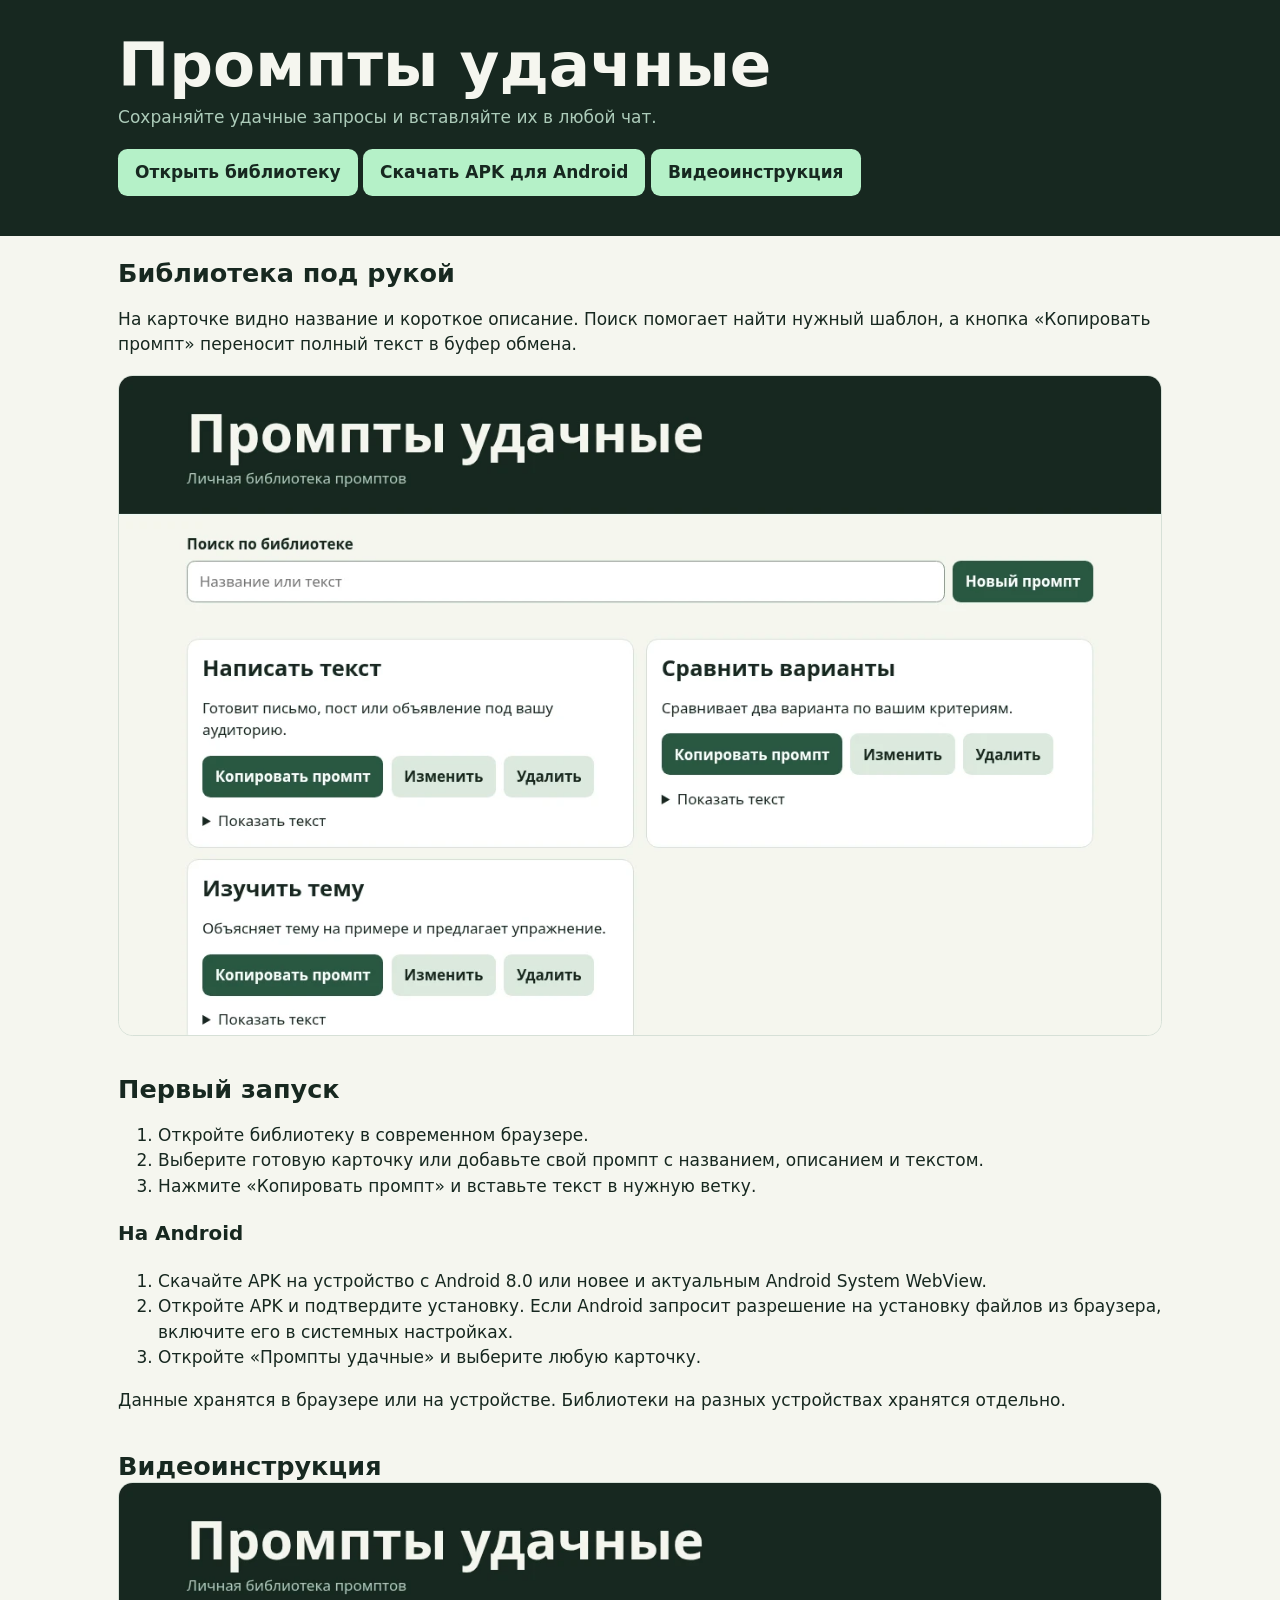
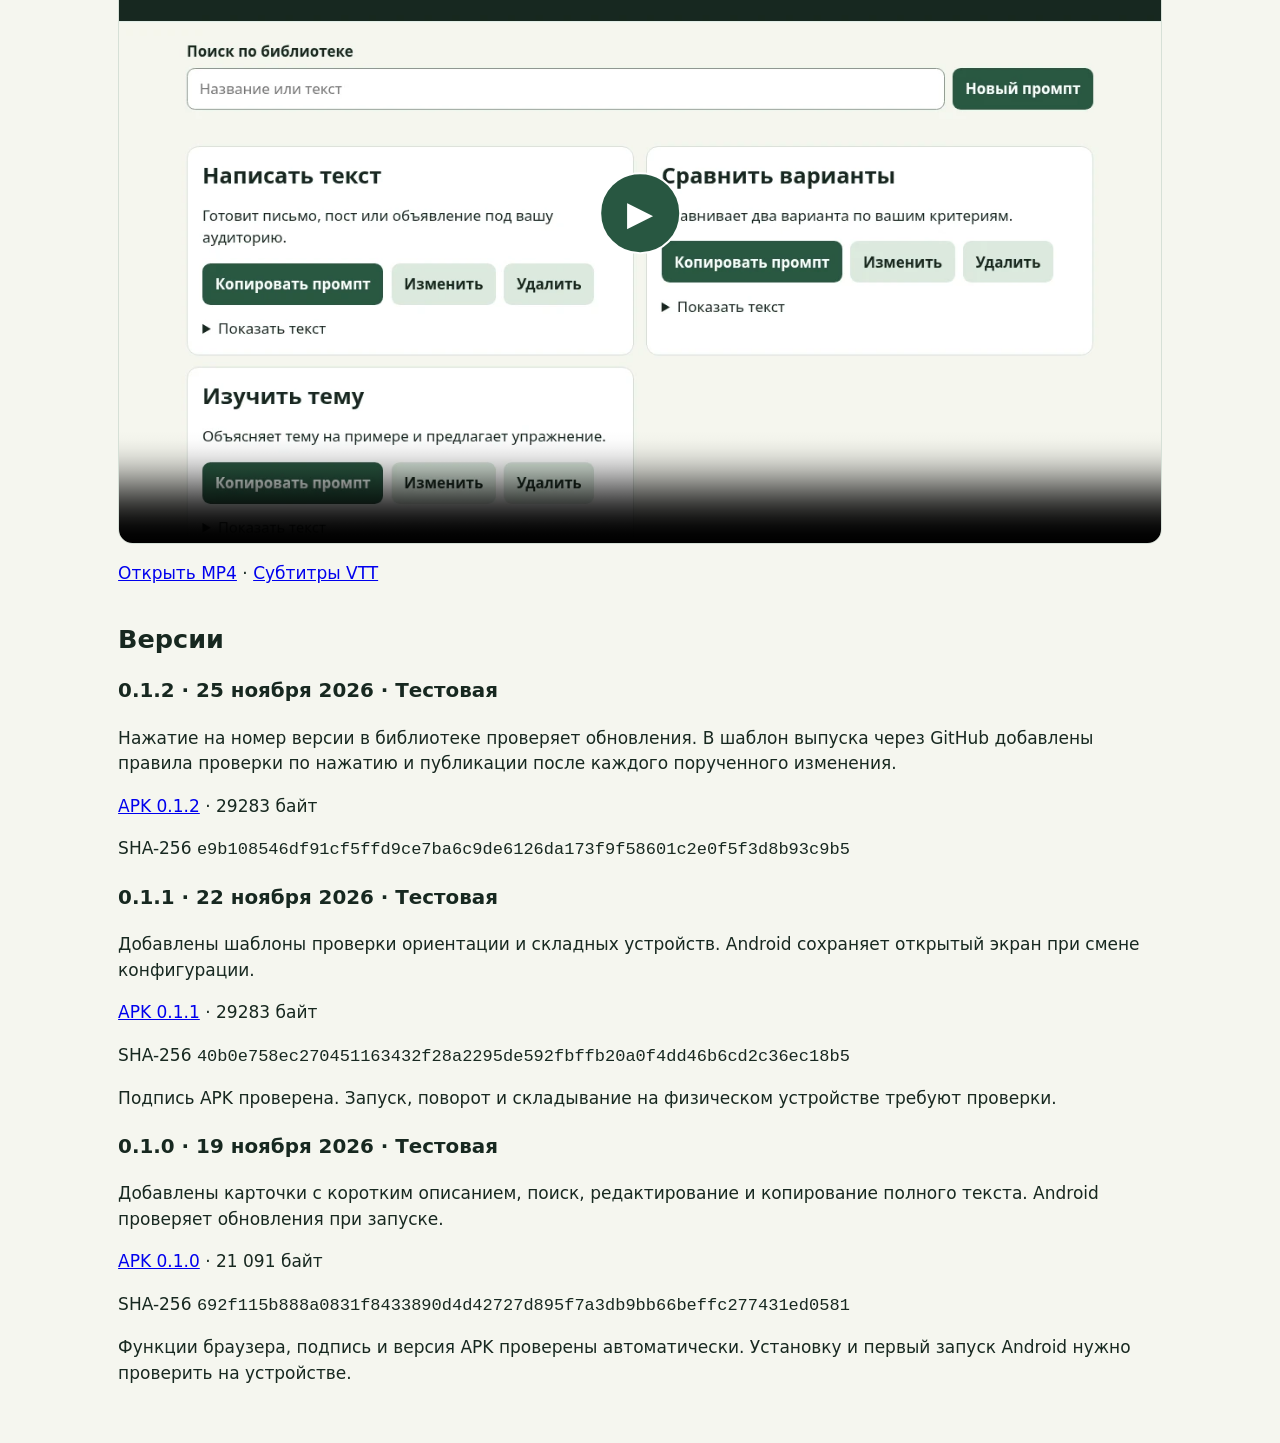
<file: index.html>
<!doctype html>
<html lang="ru">
<head>
<meta charset="utf-8">
<meta name="viewport" content="width=device-width, initial-scale=1">
<title>Промпты удачные</title>
<link rel="stylesheet" href="app/style.css">
<link rel="stylesheet" href="site.css">
<script src="site.js" defer></script>
</head>
<body>
<header><div class="wrap"><h1>Промпты удачные</h1><p>Сохраняйте удачные запросы и вставляйте их в любой чат.</p>
<a class="cta" href="app/">Открыть библиотеку</a>
<a class="cta" href="files/prompt-library-0.1.2.apk" download>Скачать APK для Android</a>
<a class="cta" id="instruction-link" href="#instruction">Видеоинструкция</a>
</div></header>
<main class="wrap">
<section><h2>Библиотека под рукой</h2>
<p>На карточке видно название и короткое описание. Поиск помогает найти нужный шаблон, а кнопка «Копировать промпт» переносит полный текст в буфер обмена.</p>
<img src="media/library.webp" alt="Скриншот библиотеки с карточками и кнопками копирования" width="1200" height="760">
</section>
<section><h2>Первый запуск</h2>
<ol><li>Откройте библиотеку в современном браузере.</li><li>Выберите готовую карточку или добавьте свой промпт с названием, описанием и текстом.</li><li>Нажмите «Копировать промпт» и вставьте текст в нужную ветку.</li></ol>
<h3>На Android</h3>
<ol><li>Скачайте APK на устройство с Android 8.0 или новее и актуальным Android System WebView.</li><li>Откройте APK и подтвердите установку. Если Android запросит разрешение на установку файлов из браузера, включите его в системных настройках.</li><li>Откройте «Промпты удачные» и выберите любую карточку.</li></ol>
<p>Данные хранятся в браузере или на устройстве. Библиотеки на разных устройствах хранятся отдельно.</p>
</section>
<section id="instruction"><h2>Видеоинструкция</h2>
<div class="player">
<video id="video" controls playsinline preload="none" poster="media/instruction-poster.webp">
<source src="media/instruction-v1.mp4" type="video/mp4">
<track kind="captions" src="media/instruction.vtt" srclang="ru" label="Русский">
</video>
<button id="play" type="button" aria-label="Воспроизвести видео">▶</button>
</div>
<p><a href="media/instruction-v1.mp4">Открыть MP4</a> · <a href="media/instruction.vtt">Субтитры VTT</a></p>
</section>
<section><h2>Версии</h2>
<h3>0.1.2 · 25 ноября 2026 · Тестовая</h3>
<p>Нажатие на номер версии в библиотеке проверяет обновления. В шаблон выпуска через GitHub добавлены правила проверки по нажатию и публикации после каждого порученного изменения.</p>
<p><a href="files/prompt-library-0.1.2.apk" download>APK 0.1.2</a> · 29283 байт</p>
<p class="checksum">SHA-256 <code>e9b108546df91cf5ffd9ce7ba6c9de6126da173f9f58601c2e0f5f3d8b93c9b5</code></p>
<h3>0.1.1 · 22 ноября 2026 · Тестовая</h3>
<p>Добавлены шаблоны проверки ориентации и складных устройств. Android сохраняет открытый экран при смене конфигурации.</p>
<p><a href="files/prompt-library-0.1.1.apk" download>APK 0.1.1</a> · 29283 байт</p>
<p class="checksum">SHA-256 <code>40b0e758ec270451163432f28a2295de592fbffb20a0f4dd46b6cd2c36ec18b5</code></p>
<p>Подпись APK проверена. Запуск, поворот и складывание на физическом устройстве требуют проверки.</p>
<h3>0.1.0 · 19 ноября 2026 · Тестовая</h3>
<p>Добавлены карточки с коротким описанием, поиск, редактирование и копирование полного текста. Android проверяет обновления при запуске.</p>
<p><a href="files/prompt-library-0.1.0.apk" download>APK 0.1.0</a> · 21 091 байт</p>
<p class="checksum">SHA-256 <code>692f115b888a0831f8433890d4d42727d895f7a3db9bb66beffc277431ed0581</code></p>
<p>Функции браузера, подпись и версия APK проверены автоматически. Установку и первый запуск Android нужно проверить на устройстве.</p>
</section>
</main>
</body>
</html>
</file>
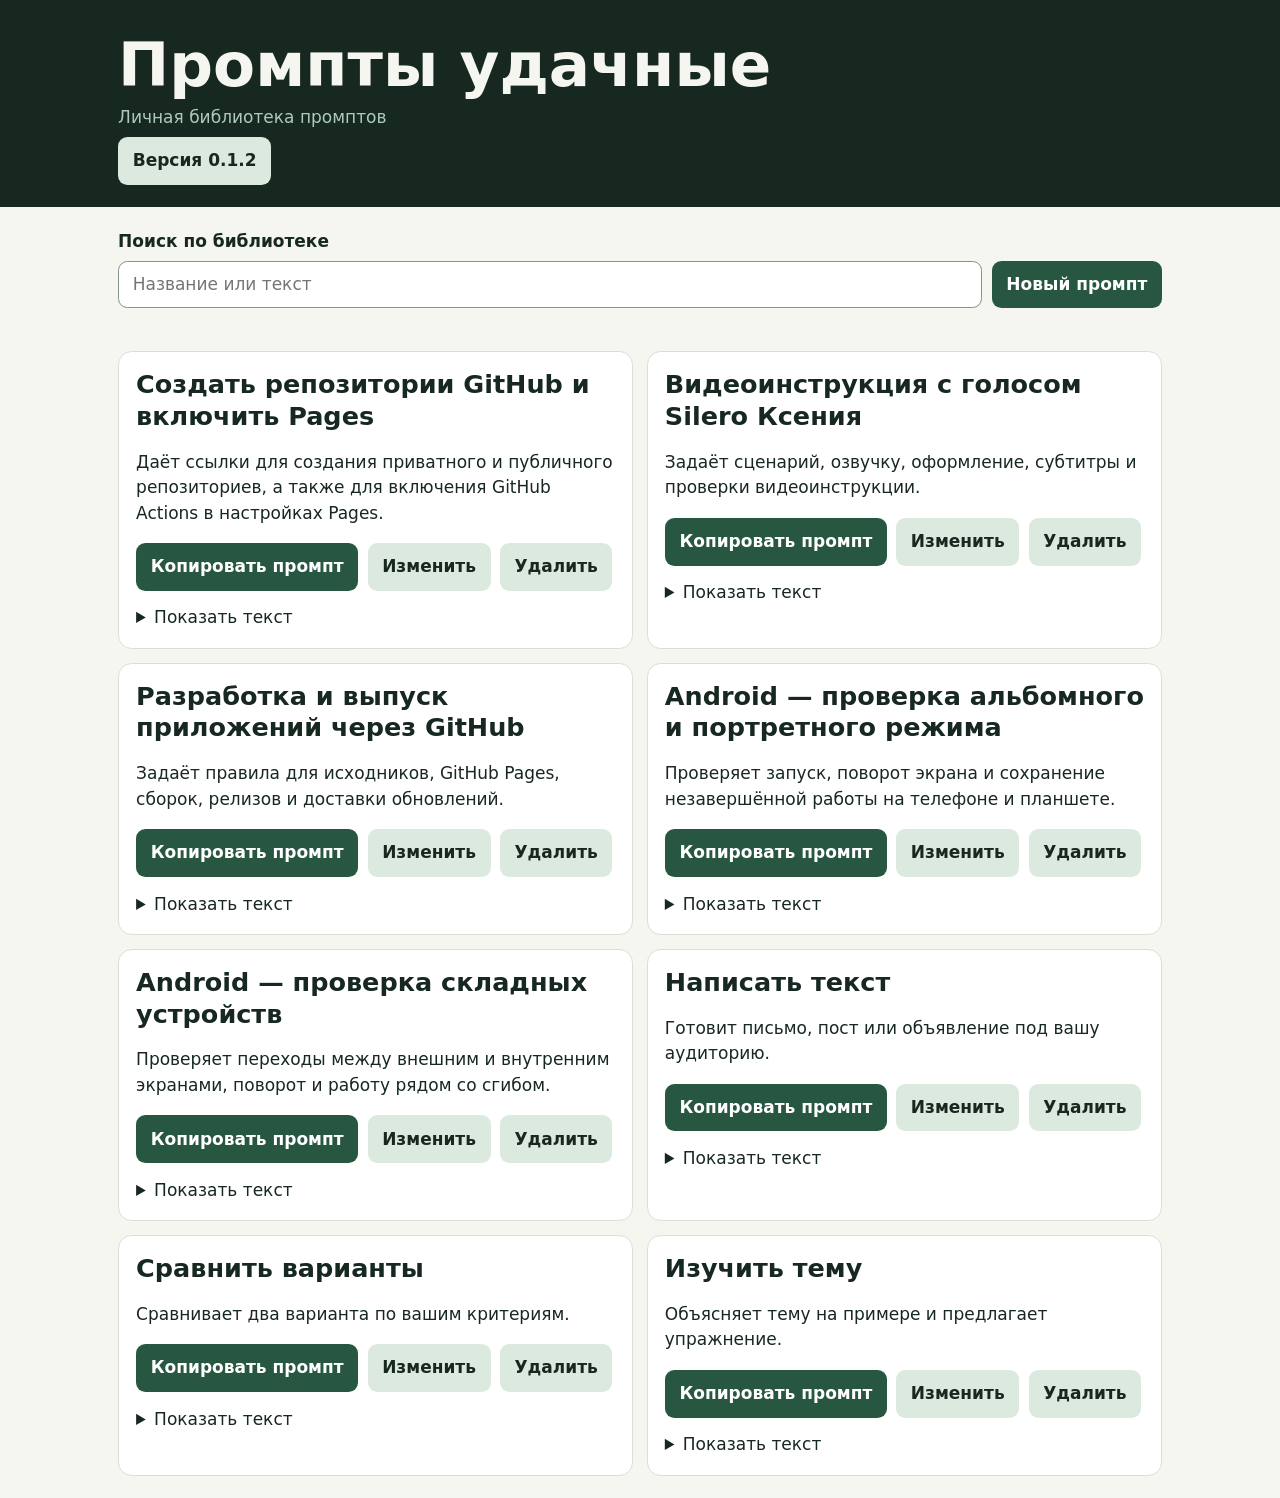
<file: app/index.html>
<!doctype html>
<html lang="ru">
<head>
<meta charset="utf-8">
<meta name="viewport" content="width=device-width, initial-scale=1">
<meta name="theme-color" content="#172820">
<title>Промпты удачные</title>
<link rel="stylesheet" href="style.css">
<script src="app.js?v=0.1.2" defer></script>
</head>
<body>
<header><div class="wrap"><h1>Промпты удачные</h1><p>Личная библиотека промптов</p><button id="check-version" type="button" data-build="3" aria-label="Версия 0.1.2 — проверить обновления">Версия 0.1.2</button></div></header>
<main class="wrap">
<div class="toolbar"><label for="search">Поиск по библиотеке</label><div class="controls"><input id="search" type="search" placeholder="Название или текст"><button id="add" type="button">Новый промпт</button></div></div>
<p id="notice" role="status"></p>
<section id="library" aria-label="Сохранённые промпты"></section>
<button id="update-settings" hidden type="button">Обновления</button>
</main>
<dialog id="editor"><form id="form">
<h2 id="editor-title">Новый промпт</h2>
<label for="title">Название</label><input id="title" required maxlength="120">
<label for="description">Короткое описание</label><input id="description" maxlength="180" placeholder="Что делает этот промпт?">
<label for="body">Текст промпта</label><textarea id="body" rows="9" required></textarea>
<div class="actions"><button type="button" id="close">Отмена</button><button>Сохранить</button></div>
</form></dialog>
</body></html>
</file>
<file: app/style.css>
:root { font: 17px/1.5 system-ui, sans-serif; color: #172820; background: #f5f6ef; }
* { box-sizing: border-box; }
body { margin: 0; }
.wrap { max-width: 64rem; margin: auto; padding: 1.3rem; }
header { background: #172820; color: #f5f6ef; }
header p { color: #accbb9; margin: .4rem 0; }
h1 { margin: .5rem 0 0; font-size: clamp(2rem, 6vw, 3.6rem); line-height: 1.1; }
h2 { margin: 0; line-height: 1.25; }
label { display: block; font-weight: 650; margin-bottom: .35rem; }
.controls, .actions { display: flex; flex-wrap: wrap; gap: .55rem; }
.controls input { flex: 1 1 15rem; }
input, textarea, button { font: inherit; border-radius: .55rem; padding: .6rem .8rem; }
input, textarea { border: 1px solid #819589; background: white; color: inherit; width: 100%; }
button { background: #dce9de; border: 1px solid transparent; color: #172820; cursor: pointer; font-weight: 650; }
#add, button[type=submit], form button:last-child { background: #285741; color: white; }
#library { display: grid; gap: .8rem; grid-template-columns: repeat(auto-fit, minmax(min(100%, 25rem), 1fr)); }
article { background: white; border: 1px solid #d6e0d7; border-radius: .8rem; padding: 1rem; min-width: 0; }
article p { white-space: pre-wrap; overflow-wrap: anywhere; }
dialog { border: 1px solid #819589; border-radius: .8rem; width: min(94%, 39rem); color: inherit; }
dialog::backdrop { background: #172820a8; }
form label { margin-top: .8rem; }
form .actions { justify-content: flex-end; margin-top: .8rem; }
#notice { min-height: 1.5rem; margin: .5rem 0; }

article details { margin-top: .85rem; }
summary { cursor: pointer; }
article .actions button:first-child { background: #285741; color: white; }
</file>
<file: site.css>
.cta { display: inline-block; margin: .7rem 0 1rem; background: #b5f1c8; color: #172820; text-decoration: none; font-weight: 700; padding: .65rem 1rem; border-radius: .55rem; }
section { margin-bottom: 2.2rem; }
img, video { display: block; width: 100%; height: auto; border-radius: .85rem; border: 1px solid #d6e0d7; }
.player { position: relative; }
#play { position: absolute; display: grid; place-items: center; inset: 50% auto auto 50%; transform: translate(-50%, -50%); border-radius: 50%; width: 4.8rem; height: 4.8rem; background: #285741; color: white; font-size: 2rem; border: 2px solid white; }
#play[hidden] { display: none; }
.checksum { overflow-wrap: anywhere; }
</file>
